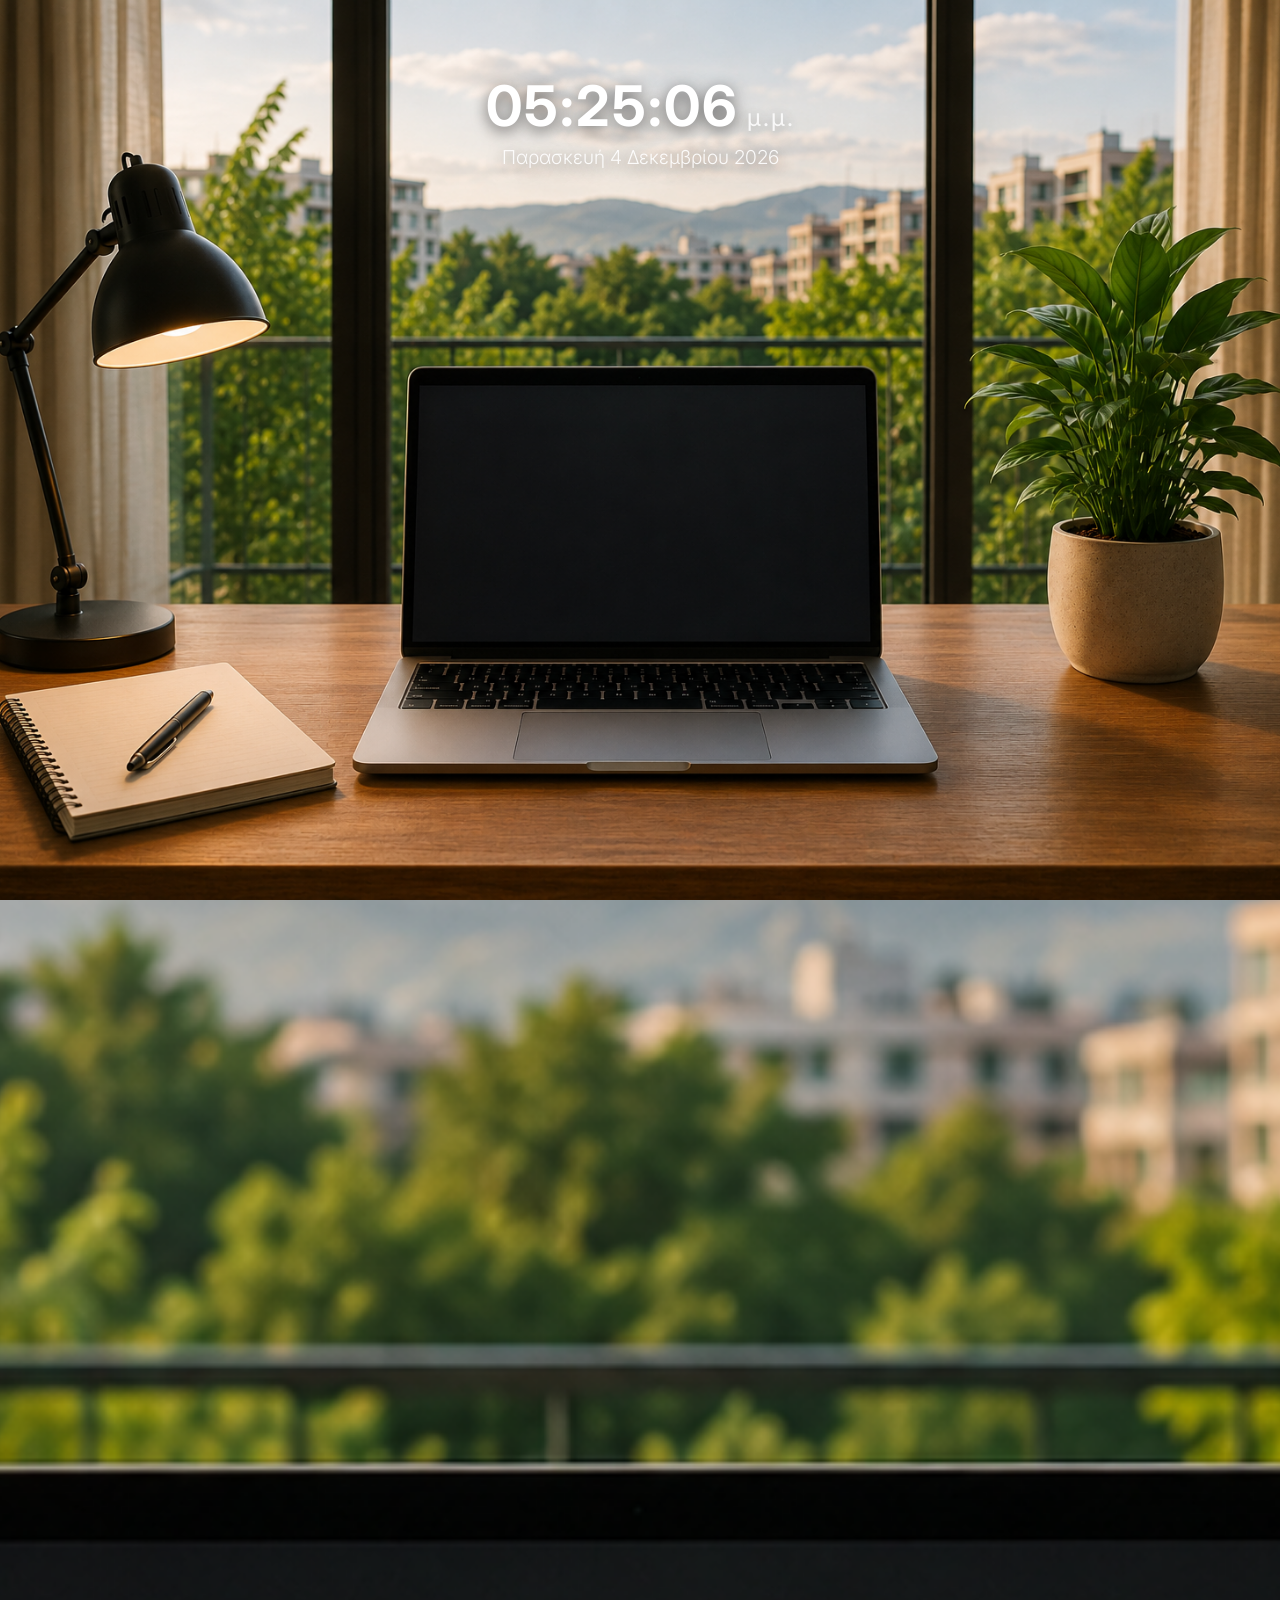
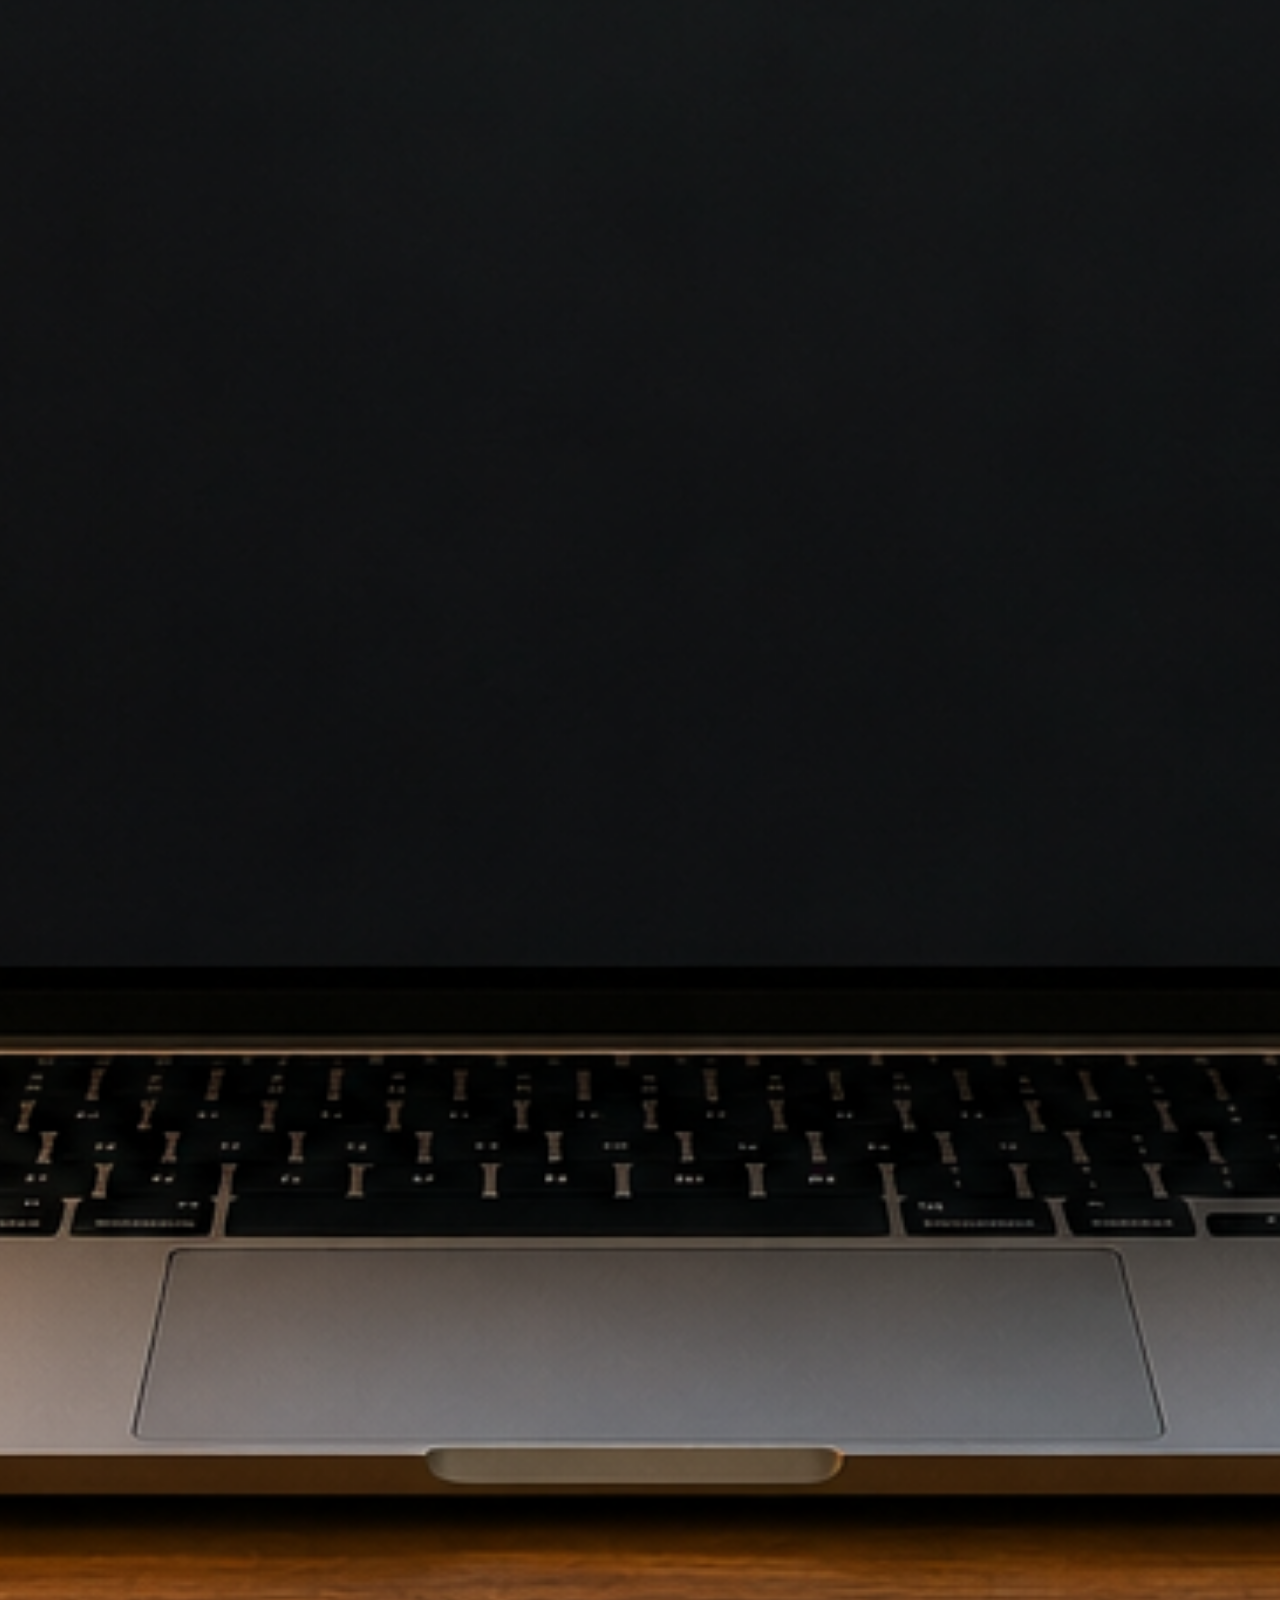
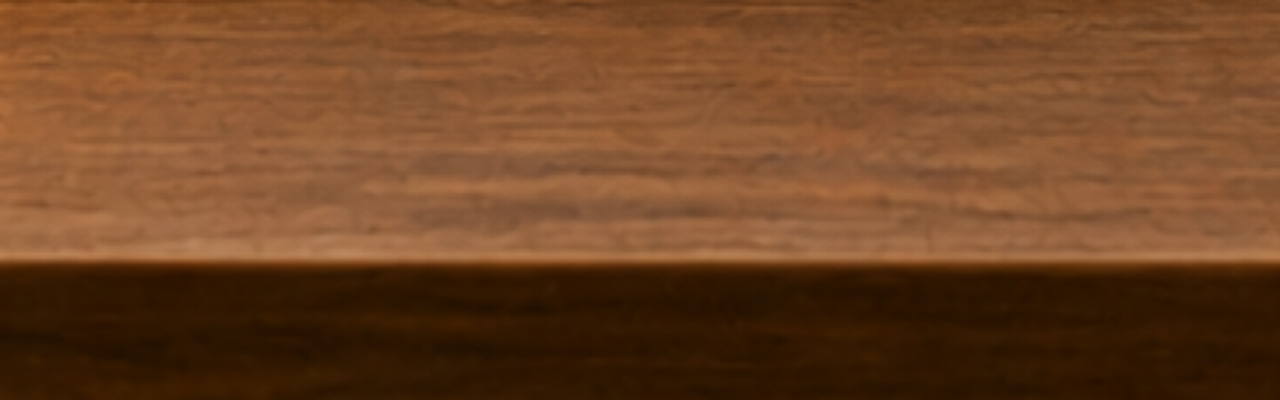
<file: index.html>
<!DOCTYPE html>
<html lang="el">
<head>
    <script async src="https://www.googletagmanager.com/gtag/js?id=G-H01YCWJQD2"></script>
    <script>
      window.dataLayer = window.dataLayer || [];
      function gtag(){dataLayer.push(arguments);}
      gtag('js', new Date());
      gtag('config', 'G-H01YCWJQD2');
    </script>
    
    <meta charset="UTF-8">
    <meta name="viewport" content="width=device-width, initial-scale=1.0">
    <title>Ilias Giakoumakis</title>
    
    <link href="https://fonts.googleapis.com/css2?family=Inter:wght@300;400;600;700&display=swap" rel="stylesheet">
    <link rel="stylesheet" href="https://cdnjs.cloudflare.com/ajax/libs/font-awesome/6.0.0/css/all.min.css">
    
    <link rel="stylesheet" href="style.css">

    <style>
        :root {
            --bg-body: #f1f5f9; --bg-card: #ffffff; --text-main: #1e293b; --text-sub: #64748b;
            --primary: #2563eb; --accent: #dbeafe;
            --icon-github: #24292e; --icon-linkedin: #0077b5; --icon-gmail: #ea4335;
        }

        [data-theme="dark"] {
            --bg-body: #0f172a; --bg-card: #1e293b; --text-main: #f1f5f9; --text-sub: #94a3b8;
            --primary: #38bdf8; --accent: #1e293b; --icon-github: #ffffff;
        }

        /* ΔΙΟΡΘΩΣΗ 1: Αφαιρέσαμε το flex από το body για να μην σπάει το animation */
        body { 
            font-family: 'Inter', sans-serif; 
            margin: 0; 
            padding: 0; 
            transition: all 0.3s ease; 
            color: var(--text-main);
        }

        /* ΔΙΟΡΘΩΣΗ 2: Ρυθμίσεις για να κρύβεται το laptop και να δουλεύει το scroll */
        .real-website {
            background-color: var(--bg-body) !important;
            overflow-y: auto !important;
        }

        /* ΔΙΟΡΘΩΣΗ 3: Το παλιό μου "body" flex layout μεταφέρθηκε εδώ για να κρατήσει τη δομή των καρτών */
        .portfolio-content {
            display: flex;
            flex-direction: column;
            align-items: center;
            padding: 20px 0;
            width: 100%;
            position: relative;
            z-index: 10; /* Πάνω από το κύμα */
        }

        .controls { position: fixed; top: 20px; right: 20px; display: flex; gap: 10px; z-index: 1000; }
        .control-btn { background: var(--bg-card); border: 1px solid var(--text-sub); color: var(--text-main); padding: 10px; border-radius: 50%; cursor: pointer; box-shadow: 0 4px 10px rgba(0,0,0,0.1); width: 45px; height: 45px; display: flex; justify-content: center; align-items: center; font-weight: bold; }

        .section { background: var(--bg-card); padding: 2rem; border-radius: 24px; box-shadow: 0 4px 20px rgba(0,0,0,0.05); max-width: 600px; width: 90%; margin-bottom: 2rem; }

        .hero { text-align: center; }
        .profile-img { width: 140px; height: 140px; border-radius: 50%; object-fit: cover; border: 5px solid var(--bg-body); box-shadow: 0 5px 15px rgba(0,0,0,0.1); }
        h1 { font-size: 1.8rem; margin: 1rem 0 0.2rem; }
        .subtitle { color: var(--primary); font-weight: 600; margin-bottom: 1.5rem; }

        .social-links { display: flex; justify-content: center; gap: 1.2rem; margin-top: 1rem; align-items: center; }
        .social-links a { font-size: 1.8rem; transition: transform 0.2s; text-decoration: none; display: flex; align-items: center; }
        .social-links a:hover { transform: translateY(-3px); }
        .fa-github { color: var(--icon-github); }
        .fa-linkedin { color: var(--icon-linkedin); }
        .fa-envelope { color: var(--icon-gmail); }
        
        .csd-custom-icon { width: 35px; height: 35px; object-fit: contain; }

        h2 { font-size: 1.3rem; border-left: 4px solid var(--primary); padding-left: 10px; margin-bottom: 1.5rem; }
        .list-item { display: flex; justify-content: space-between; align-items: center; padding: 15px; border-radius: 12px; border-bottom: 1px solid var(--accent); cursor: pointer; transition: background 0.2s; }
        .list-item:hover { background: var(--accent); }
        .tag { background: var(--primary); color: white; padding: 4px 12px; border-radius: 12px; font-size: 0.8rem; font-weight: 600; }

        .modal { display: none; position: fixed; z-index: 2000; left: 0; top: 0; width: 100%; height: 100%; background-color: rgba(0,0,0,0.6); backdrop-filter: blur(5px); }
        .modal-content { background-color: var(--bg-card); margin: 10% auto; padding: 2rem; border-radius: 24px; max-width: 500px; width: 85%; position: relative; animation: slideIn 0.3s; }
        @keyframes slideIn { from { transform: translateY(-30px); opacity: 0; } to { transform: translateY(0); opacity: 1; } }
        .close { position: absolute; right: 20px; top: 15px; font-size: 28px; cursor: pointer; color: var(--text-sub); }

        footer { margin: 2rem 0; font-size: 0.8rem; color: var(--text-sub); text-align: center; }
        
        #waveCanvas {
            position: fixed;
            top: 0;
            left: 0;
            width: 100%;
            height: 100%;
            z-index: 0; /* ΔΙΟΡΘΩΣΗ 4: Το κάναμε 0 για να φαίνεται πάνω από το background του site, αλλά κάτω από τις κάρτες */
            pointer-events: none; 
        }

        /* Glassmorphism εφέ στις κάρτες */
        .section {
            background: rgba(255, 255, 255, 0.6) !important;
            backdrop-filter: blur(15px) saturate(150%);
            -webkit-backdrop-filter: blur(15px) saturate(150%);
            border: 1px solid rgba(255, 255, 255, 0.4);
            box-shadow: 0 8px 32px 0 rgba(31, 38, 135, 0.07);
        }

        [data-theme="dark"] .section {
            background: rgba(15, 23, 42, 0.6) !important;
            border: 1px solid rgba(255, 255, 255, 0.05);
        }

        /* Εμφάνιση του Live Ρολογιού */
        .live-clock {
            position: absolute;
            top: 8%; /* Πόσο κάτω από την κορυφή θα είναι */
            left: 50%;
            transform: translateX(-50%);
            color: #ffffff;
            font-family: 'Inter', sans-serif;
            text-align: center;
            text-shadow: 0 4px 15px rgba(0,0,0,0.6); /* Έντονη σκιά για να διαβάζεται τέλεια πάνω στη φωτογραφία */
            z-index: 5; /* Να είναι κάτω από το τελικό site, για να κρυφτεί μόλις κάνεις scroll */
            pointer-events: none; /* Να μην εμποδίζει τα κλικ */
        }
        .live-clock .time {
            font-size: 3.5rem;
            font-weight: 700;
            letter-spacing: 2px;
            margin-bottom: 5px;
            display: flex; /* Μας βοηθάει να ευθυγραμμίσουμε τέλεια τα νούμερα με τα γράμματα */
            align-items: baseline; /* Κρατάει τα μικρά γράμματα στη βάση των αριθμών */
            justify-content: center;
        }
        
        /* ΑΥΤΟΣ ΕΙΝΑΙ Ο ΝΕΟΣ ΚΑΝΟΝΑΣ ΓΙΑ ΤΟ AM/PM */
        .live-clock .ampm {
            font-size: 1.5rem; /* Εδώ ρυθμίζω πόσο μικρά θα είναι τα γράμματα! */
            font-weight: 400;
            margin-left: 8px; /* Απόσταση από τους αριθμούς */
            opacity: 0.8; /* Τα κάνει ελαφρώς πιο αχνά για πιο μοντέρνο στιλ */
        }
        
        .live-clock .date {
            font-size: 1.2rem;
            font-weight: 300;
            text-transform: capitalize;
            color: rgba(255, 255, 255, 0.9);
        }
    </style>
</head>
<body>

    <div class="scroll-tunnel">
        <div class="camera-view">
            
            <div class="zoom-wrapper" id="zoom-target">
                <img src="ailaptop2.png" alt="Laptop in nature" class="background-img">
                <div id="live-clock" class="live-clock"></div>
            </div>

            <div class="real-website" id="actual-site">
                
                <canvas id="waveCanvas"></canvas>
                
                <div class="portfolio-content">
                    
                    <div class="controls">
                        <button class="control-btn" onclick="toggleLanguage()" id="langBtn">EN</button>
                        <button class="control-btn" onclick="toggleTheme()"><i id="theme-icon" class="fas fa-moon"></i></button>
                    </div>

                    <div class="section hero">
                        <img src="me.png" alt="Ilias" class="profile-img" onerror="this.src='https://ui-avatars.com/api/?name=Ilias+Giakoumakis&background=2563eb&color=fff&size=200'">
                        <h1 id="heroName">Ilias Giakoumakis</h1>
                        <div class="subtitle" id="heroSubtitle">Computer Science Undergraduate @ UOC</div>
            
                        <div class="social-links">
                            <a href="https://github.com/IliasGiakoumakis" target="_blank"><i class="fab fa-github"></i></a>
                            <a href="https://linkedin.com/in/ilias-giakoumakis-106580397/" target="_blank"><i class="fab fa-linkedin"></i></a>
                            <a href="https://mail.google.com/mail/?view=cm&fs=1&to=iliasggiakoumakis@gmail.com" target="_blank"><i class="fas fa-envelope"></i></a>
                            <a href="https://www.csd.uoc.gr/" target="_blank">
                                <img src="UOC-csd.png" alt="CSD" class="csd-custom-icon" onerror="this.style.display='none'">
                            </a>
                        </div>
                    </div>

                    <div class="section">
                        <h2 id="aboutTitle"><i class="fas fa-user"></i> About Me</h2>
                        <p id="aboutText"></p>
                    </div>

                    <div class="section">
                        <h2 id="coursesTitle"><i class="fas fa-graduation-cap"></i> Courses</h2>
                        <div id="coursesList"></div>
                    </div>

                    <div class="section">
                        <h2 id="certsTitle"><i class="fas fa-certificate"></i> Certifications</h2>
                        <div id="certsList"></div>
                    </div>

                    <footer><span id="footerText"></span></footer>
                </div> <div id="infoModal" class="modal">
                    <div class="modal-content">
                        <span class="close" onclick="closeModal()">&times;</span>
                        <h2 id="modalTitle">Title</h2>
                        <hr style="border: 0; border-top: 1px solid var(--accent); margin: 1rem 0;">
                        <p id="modalDescription">Description...</p>
                    </div>
                </div>

                <script>
                    let currentLang = 'el';

                    const content = {
                        el: {
                            name: "Ηλίας Γιακουμάκης",
                            subtitle: "Προπτυχιακός Φοιτητής Επιστήμης Υπολογιστών @ ΠΚ",
                            aboutTitle: "Σχετικά με μένα",
                            aboutText: "Γεια! Είμαι ο Ηλίας, φοιτητής του τμήματος Επιστήμης Υπολογιστών (CSD) του Πανεπιστημίου Κρήτης στο Ηράκλειο της Κρήτης. Είμαι ανοιχτός για νέα project και νέες συνεργασίες. Με συναρπάζει ο χώρος της κυβερνοασφάλειας και των δικτύων και είναι κάτι το οποίο το ερευνώ αρκετά τελευταία. :). Αυτήν την περίοδο τρέχω πολλά project με φίλους και γνωστούς μου και αυτό με έχει βοηθήσει να αναπτύξω τις προγραμματιστικές μου δεξιότητες ακόμα και μέσα σε ομάδες. Συνεχίζω ωστόσο να κυνηγάω και την κυβερνοασφάλεια μέσω της πανεπιστημιακής ομάδας 0xdeada1u5.",
                            coursesTitle: "Μαθήματα",
                            certsTitle: "Πιστοποιήσεις & Σεμινάρια",
                            footer: "© 2026 Ηλίας Γιακουμάκης • CSD UOC",
                            langBtn: "EN",
                            tagText: "Πληροφορίες",
                            courses: [
                                { title: 'HY-100:Εισαγωγή στην Επιστήμη των Υπολογιστών', desc: 'Tο μάθημα αποτελεί μια εισαγωγή στην Επιστήμη των Υπολογιστών. Συγκεκριμένα, το μάθημα πραγματεύεται τα εξής θέματα: <br><ul><li>Μελέτη απλών υπολογιστικών προβλημάτων, αλγορίθμων που τα λύνουν και ανάλυση των λύσεων.</li><li>Μελέτη δομημένου και συναρτησιακού προγραμματισμού σε γλώσσα C, και ανάπτυξη διαφόρων προγραμμάτων βασισμένων στους παραπάνω αλγόριθμους.</li><li>Εκμάθηση διάφορων τύπων δεδομένων, οργάνωσης και αποθήκευσής τους στη μνήμη, καθώς και τρόπων διαχείρισης της μνήμης από το πρόγραμμα.</li>' },
                                { title: 'ΗΥ-108:Αγγλικά Ι', desc: 'Διαχείριση μνήμης και OOP.' },
                                { title: 'ΗΥ-110:Απειροστικός Λογισμός Ι', desc: 'Διαφορικές εξισώσεις και υπολογισμός ολοκληρωμάτων.' },
                                { title: 'ΗΥ-112:Φυσική Ι', desc: 'Ανάλυση κινήσεων, δυνάμεων, ενέργειας και ηλεκτρικών πεδίων.' },
                                { title: 'HY-119:Γραμμική Άλγεβρα', desc: 'Υπολογισμός πινάκων και Απαλοιφή Gauss.' },
                                { title: 'ΗΥ-120:Ψηφιακή Σχεδίαση', desc: 'Δημιουργία κυκλωμάτων και ενός απλού υπολογιστή.' }
                            ],
                            certs: [
                                { title: 'InnovaCyBridge', desc: 'Σεμινάρια για την Κυβερνοασφάλεια.',
                                children: [{ title: 'Strategic Cyber Security and AI Governance', /*desc: 'Intro to AI'*/ },{ title: 'Human-centric Security and Organisational Resilience', /*desc: 'Prompt Engineering'*/ },{ title: 'Effective Security Operations and Infrastructure Defence'}]},
                                { title: 'Web Development Intro', desc: 'Βασικές γνώσεις HTML/CSS.' }
                            ]
                        },
                        en: {
                            name: "Ilias Giakoumakis",
                            subtitle: "Computer Science Undergraduate @ UOC",
                            aboutTitle: "About Me",
                            aboutText: "Hi! I am Ilias, a student of the Computer Science Department (CSD) of the University of Crete in Heraklion, Crete. I am open to new projects and new collaborations. I am fascinated by the field of cybersecurity and networks and it is something that I have been researching quite a bit lately. :). I am currently running many projects with friends and acquaintances and this has helped me develop my programming skills even within teams. However, I also continue to pursue cybersecurity through the university team 0xdeada1u5.",
                            coursesTitle: "Courses",
                            certsTitle: "Certifications & Seminars",
                            footer: "© 2026 Ilias Giakoumakis • CSD UOC",
                            langBtn: "GR",
                            tagText: "Info",
                            courses: [
                                { title: 'CS-100:Introduction to Computer Science', desc: 'Core principles and architecture. <br>Grade: 10' },
                                { title: 'CS-108:English I', desc: 'Memory management and OOP.' },
                                { title: 'CS-110:Calculus I', desc: 'Differential equations and integrals.' },
                                { title: 'CS-112:Physics I', desc: 'Analysis of motion, forces, energy and electric fields.' },
                                { title: 'CS-119:Linear Algebra', desc: 'Matrix calculation and Gauss elimination.' },
                                { title: 'CS-120:Digital Design', desc: 'Creating circuits and a simple computer.' }
                            ],
                            certs: [
                                { title: 'InnovaCyBridge', desc: 'Seminar on Cybersecurity.',
                                children: [{ title: 'Strategic Cyber Security and AI Governance', /*desc: 'Intro to AI'*/ },{ title: 'Human-centric Security and Organisational Resilience', /*desc: 'Prompt Engineering'*/ },{ title: 'Effective Security Operations and Infrastructure Defence'}]},
                                { title: 'Web Development Intro', desc: 'Basic HTML/CSS knowledge.' }
                            ]
                        }
                    };

                    function updateUI() {
                        const data = content[currentLang];
                        document.getElementById('heroName').innerText = data.name;
                        document.getElementById('heroSubtitle').innerText = data.subtitle;
                        document.getElementById('aboutTitle').innerHTML = `<i class="fas fa-user"></i> ${data.aboutTitle}`;
                        document.getElementById('aboutText').innerText = data.aboutText;
                        document.getElementById('coursesTitle').innerHTML = `<i class="fas fa-graduation-cap"></i> ${data.coursesTitle}`;
                        document.getElementById('certsTitle').innerHTML = `<i class="fas fa-certificate"></i> ${data.certsTitle}`;
                        document.getElementById('footerText').innerText = data.footer;
                        document.getElementById('langBtn').innerText = data.langBtn;

                        // Render Lists
                        renderList('coursesList', data.courses, data.tagText);
                        renderList('certsList', data.certs, data.tagText);
                    }

                    function renderList(elementId, items, tagText) {
                        const list = document.getElementById(elementId);
                        list.innerHTML = '';
                        items.forEach(item => {
                           const div = document.createElement('div');
                            div.className = 'list-item';
                            div.onclick = () => openModal(item.title, item.desc);
                            div.innerHTML = `<span>${item.title}</span><span class="tag">${tagText}</span>`;
                            list.appendChild(div);
                        });
                    }

                    function toggleLanguage() {
                        currentLang = currentLang === 'el' ? 'en' : 'el';
                        updateUI();
                        updateClock();
                    }

                    function openModal(title, desc) {
                        document.getElementById('modalTitle').innerText = title;
                        document.getElementById('modalDescription').innerHTML = desc;
                        document.getElementById('infoModal').style.display = "block";
                    }
                    function closeModal() { document.getElementById('infoModal').style.display = "none"; }
                    window.onclick = (e) => { if(e.target == document.getElementById('infoModal')) closeModal(); }

                    function toggleTheme() {
                        const body = document.body;
                        const icon = document.getElementById('theme-icon');
                        if (body.getAttribute('data-theme') === 'dark') {
                            body.removeAttribute('data-theme');
                            icon.classList.replace('fa-sun', 'fa-moon');
                        } else {
                            body.setAttribute('data-theme', 'dark');
                            icon.classList.replace('fa-moon', 'fa-sun');
                        }
                    }

                    updateUI();
                    
                    // Canvas Animation Logic
                    const canvas = document.getElementById('waveCanvas');
                    const ctx = canvas.getContext('2d');

                    let particles = [];
                    const particleCount = 60; // Πόσες στήλες τελειών
                    const spacing = 40; // Απόσταση μεταξύ τους

                    function init() {
                        canvas.width = window.innerWidth;
                        canvas.height = window.innerHeight;
                        particles = [];
                        for (let i = 0; i < particleCount; i++) {
                            particles.push({
                                x: (i * (canvas.width / particleCount)) + 50,
                                y: canvas.height / 2,
                                baseY: canvas.height * 0.75, // Θέση στον άξονα Υ
                                angle: i * 0.2
                            });
                        }
                    }

                    function draw() {
                        ctx.clearRect(0, 0, canvas.width, canvas.height);
    
                        const isDark = document.body.getAttribute('data-theme') === 'dark';
                        ctx.strokeStyle = isDark ? 'rgba(56, 189, 248, 0.3)' : 'rgba(37, 99, 235, 0.15)';
                        ctx.fillStyle = isDark ? 'rgba(56, 189, 248, 0.6)' : 'rgba(37, 99, 235, 0.4)';
                        ctx.lineWidth = 1;

                        ctx.beginPath();
                        for (let i = 0; i < particles.length; i++) {
                            let p = particles[i];
    
                            // Μαθηματική κίνηση με συνδυασμό Sin και Cos για φυσική ροή
                            p.y = p.baseY + Math.sin(p.angle) * 40 + Math.cos(p.angle * 0.5) * 20;
                            p.angle += 0.02; // Ταχύτητα κύματος

                            // Σχεδίαση της τελείας
                            ctx.beginPath();
                            ctx.arc(p.x, p.y, 2, 0, Math.PI * 2);
                            ctx.fill();

                            // Σύνδεση με την επόμενη τελεία (δημιουργία πλέγματος)
                            if (i > 0) {
                                ctx.beginPath();
                                ctx.moveTo(particles[i-1].x, particles[i-1].y);
                                ctx.lineTo(p.x, p.y);
                                ctx.stroke();
                            }
    
                            // Προσθήκη κάθετων γραμμών που "σβήνουν" προς τα κάτω
                            ctx.beginPath();
                            ctx.moveTo(p.x, p.y);
                            ctx.lineTo(p.x, p.y + 100);
                            const gradient = ctx.createLinearGradient(0, p.y, 0, p.y + 100);
                            gradient.addColorStop(0, isDark ? 'rgba(56, 189, 248, 0.2)' : 'rgba(37, 99, 235, 0.1)');
                            gradient.addColorStop(1, 'transparent');
                            ctx.strokeStyle = gradient;
                            ctx.stroke();
                        }
    
                        requestAnimationFrame(draw);
                    }

                    window.addEventListener('resize', init);
                    init();
                    draw();
                    // --- Μηχανισμός Live Ρολογιού ---
                    function updateClock() {
                        const now = new Date();
                        const langCode = currentLang === 'el' ? 'el-GR' : 'en-US';
                        
                        // Το hour12: true αναγκάζει το ρολόι να δείχνει ΠΑΝΤΑ AM/PM ή π.μ./μ.μ.
                        let timeStr = now.toLocaleTimeString(langCode, { 
                            hour: '2-digit', 
                            minute: '2-digit', 
                            second: '2-digit', 
                            hour12: true 
                        });
                        
                        // ΜΑΓΙΚΟ ΚΟΛΠΟ: Βρίσκει τα γράμματα (AM/PM ή π.μ./μ.μ.) και τα τυλίγει στον κώδικα <span class="ampm">
                        timeStr = timeStr.replace(/([a-zA-Zα-ωΑ-Ω\.]+)/, '<span class="ampm">$1</span>');
                        
                        const dateStr = now.toLocaleDateString(langCode, { 
                            weekday: 'long', 
                            day: 'numeric', 
                            month: 'long', 
                            year: 'numeric' 
                        });
                        
                        document.getElementById('live-clock').innerHTML = `
                            <div class="time">${timeStr}</div>
                            <div class="date">${dateStr}</div>
                        `;
                    }
                    
                    setInterval(updateClock, 1000); // Ανανέωση κάθε 1 δευτερόλεπτο
                    updateClock(); // Τρέξτο αμέσως μόλις φορτώσει η σελίδα
                </script>
            </div> 
        </div>
    </div>

    <script src="script.js"></script>
</body>
</html>
</file>
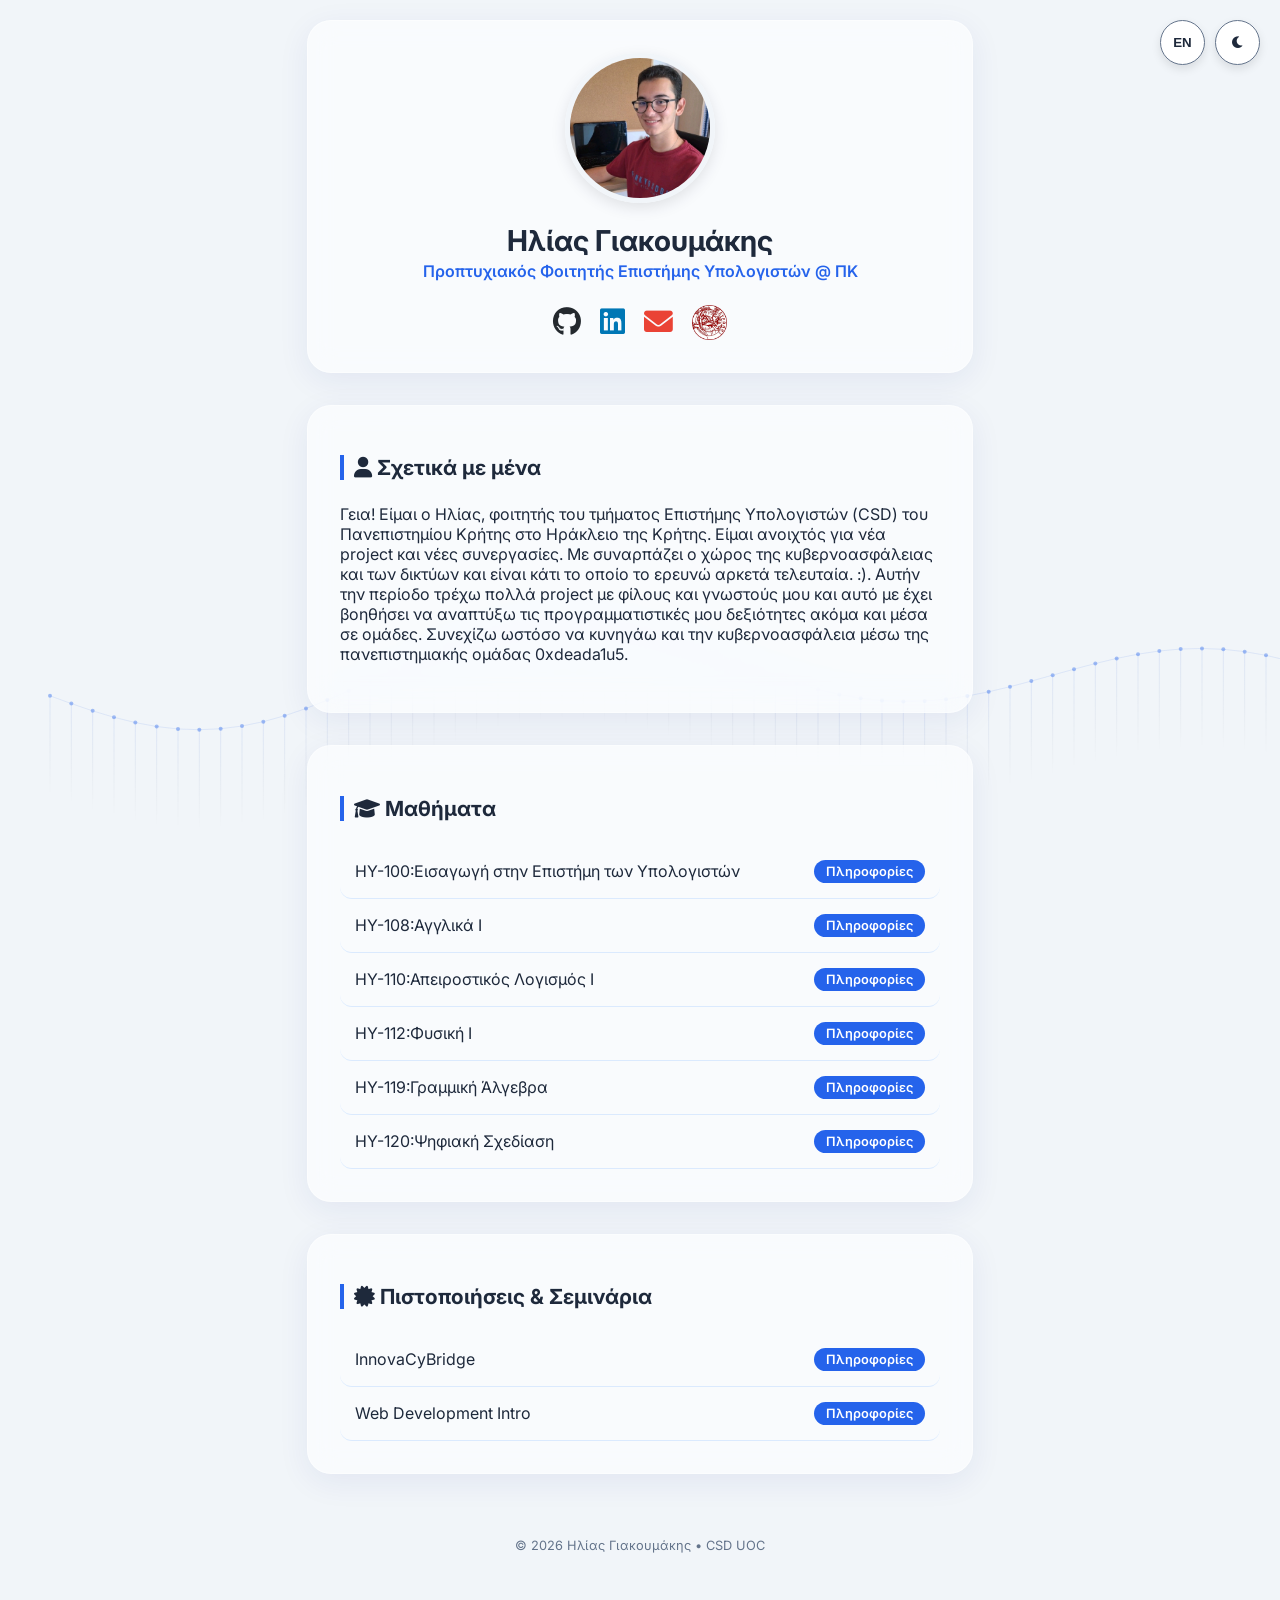
<file: index-test.html>
<!DOCTYPE html>
<html lang="el">
<head>
    <!-- Google tag (gtag.js) -->
    <script async src="https://www.googletagmanager.com/gtag/js?id=G-H01YCWJQD2"></script>
    <script>
      window.dataLayer = window.dataLayer || [];
      function gtag(){dataLayer.push(arguments);}
      gtag('js', new Date());
    
      gtag('config', 'G-H01YCWJQD2');
    </script>

    <meta charset="UTF-8">
    <meta name="viewport" content="width=device-width, initial-scale=1.0">
    <title>Ilias Giakoumakis</title>
    <link href="https://fonts.googleapis.com/css2?family=Inter:wght@300;400;600;700&display=swap" rel="stylesheet">
    <link rel="stylesheet" href="https://cdnjs.cloudflare.com/ajax/libs/font-awesome/6.0.0/css/all.min.css">
    
    <style>
        :root {
            --bg-body: #f1f5f9; --bg-card: #ffffff; --text-main: #1e293b; --text-sub: #64748b;
            --primary: #2563eb; --accent: #dbeafe;
            --icon-github: #24292e; --icon-linkedin: #0077b5; --icon-gmail: #ea4335;
        }

        [data-theme="dark"] {
            --bg-body: #0f172a; --bg-card: #1e293b; --text-main: #f1f5f9; --text-sub: #94a3b8;
            --primary: #38bdf8; --accent: #1e293b; --icon-github: #ffffff;
        }

        body { font-family: 'Inter', sans-serif; background-color: var(--bg-body); color: var(--text-main); margin: 0; padding: 20px 0; transition: all 0.3s ease; display: flex; flex-direction: column; align-items: center; }

        .controls { position: fixed; top: 20px; right: 20px; display: flex; gap: 10px; z-index: 1000; }
        .control-btn { background: var(--bg-card); border: 1px solid var(--text-sub); color: var(--text-main); padding: 10px; border-radius: 50%; cursor: pointer; box-shadow: 0 4px 10px rgba(0,0,0,0.1); width: 45px; height: 45px; display: flex; justify-content: center; align-items: center; font-weight: bold; }

        .section { background: var(--bg-card); padding: 2rem; border-radius: 24px; box-shadow: 0 4px 20px rgba(0,0,0,0.05); max-width: 600px; width: 90%; margin-bottom: 2rem; }

        .hero { text-align: center; }
        .profile-img { width: 140px; height: 140px; border-radius: 50%; object-fit: cover; border: 5px solid var(--bg-body); box-shadow: 0 5px 15px rgba(0,0,0,0.1); }
        h1 { font-size: 1.8rem; margin: 1rem 0 0.2rem; }
        .subtitle { color: var(--primary); font-weight: 600; margin-bottom: 1.5rem; }

        .social-links { display: flex; justify-content: center; gap: 1.2rem; margin-top: 1rem; align-items: center; }
        .social-links a { font-size: 1.8rem; transition: transform 0.2s; text-decoration: none; display: flex; align-items: center; }
        .social-links a:hover { transform: translateY(-3px); }
        .fa-github { color: var(--icon-github); }
        .fa-linkedin { color: var(--icon-linkedin); }
        .fa-envelope { color: var(--icon-gmail); }
        
        /* Το δικό μου εικονίδιο CSD */
        .csd-custom-icon { width: 35px; height: 35px; object-fit: contain; }

        h2 { font-size: 1.3rem; border-left: 4px solid var(--primary); padding-left: 10px; margin-bottom: 1.5rem; }
        .list-item { display: flex; justify-content: space-between; align-items: center; padding: 15px; border-radius: 12px; border-bottom: 1px solid var(--accent); cursor: pointer; transition: background 0.2s; }
        .list-item:hover { background: var(--accent); }
        .tag { background: var(--primary); color: white; padding: 4px 12px; border-radius: 12px; font-size: 0.8rem; font-weight: 600; }

        .modal { display: none; position: fixed; z-index: 2000; left: 0; top: 0; width: 100%; height: 100%; background-color: rgba(0,0,0,0.6); backdrop-filter: blur(5px); }
        .modal-content { background-color: var(--bg-card); margin: 10% auto; padding: 2rem; border-radius: 24px; max-width: 500px; width: 85%; position: relative; animation: slideIn 0.3s; }
        @keyframes slideIn { from { transform: translateY(-30px); opacity: 0; } to { transform: translateY(0); opacity: 1; } }
        .close { position: absolute; right: 20px; top: 15px; font-size: 28px; cursor: pointer; color: var(--text-sub); }

        footer { margin: 2rem 0; font-size: 0.8rem; color: var(--text-sub); text-align: center; }
        #waveCanvas {
            position: fixed;
            top: 0;
            left: 0;
            width: 100%;
            height: 100%;
            z-index: -1; /* Για να είναι πίσω από τις κάρτες */
            pointer-events: none; /* Για να μπορώ να πατάω τα κουμπιά */
        }

        /* Glassmorphism εφέ στις κάρτες για να φαίνεται το κύμα από πίσω */
        .section {
            background: rgba(255, 255, 255, 0.6) !important;
            backdrop-filter: blur(15px) saturate(150%);
            -webkit-backdrop-filter: blur(15px) saturate(150%);
            border: 1px solid rgba(255, 255, 255, 0.4);
            box-shadow: 0 8px 32px 0 rgba(31, 38, 135, 0.07);
        }

        [data-theme="dark"] .section {
            background: rgba(15, 23, 42, 0.6) !important;
            border: 1px solid rgba(255, 255, 255, 0.05);
        }
    </style>
</head>
<body>
    <canvas id="waveCanvas"></canvas>
    <div class="controls">
        <button class="control-btn" onclick="toggleLanguage()" id="langBtn">EN</button>
        <button class="control-btn" onclick="toggleTheme()"><i id="theme-icon" class="fas fa-moon"></i></button>
    </div>

    <div class="section hero">
        <img src="me.png" alt="Ilias" class="profile-img" onerror="this.src='https://ui-avatars.com/api/?name=Ilias+Giakoumakis&background=2563eb&color=fff&size=200'">
        <h1 id="heroName">Ilias Giakoumakis</h1>
        <div class="subtitle" id="heroSubtitle">Computer Science Undergraduate @ UOC</div>
        
        <div class="social-links">
            <a href="https://github.com/IliasGiakoumakis" target="_blank"><i class="fab fa-github"></i></a>
            <a href="https://linkedin.com/in/ilias-giakoumakis-106580397/" target="_blank"><i class="fab fa-linkedin"></i></a>
            <a href="https://mail.google.com/mail/?view=cm&fs=1&to=iliasggiakoumakis@gmail.com" target="_blank"><i class="fas fa-envelope"></i></a>
            <a href="https://www.csd.uoc.gr/" target="_blank">
                <img src="UOC-csd.png" alt="CSD" class="csd-custom-icon" onerror="this.style.display='none'">
            </a>
        </div>
    </div>

    <div class="section">
        <h2 id="aboutTitle"><i class="fas fa-user"></i> About Me</h2>
        <p id="aboutText"></p>
    </div>

    <div class="section">
        <h2 id="coursesTitle"><i class="fas fa-graduation-cap"></i> Courses</h2>
        <div id="coursesList"></div>
    </div>

    <div class="section">
        <h2 id="certsTitle"><i class="fas fa-certificate"></i> Certifications</h2>
        <div id="certsList"></div>
    </div>

    <div id="infoModal" class="modal">
        <div class="modal-content">
            <span class="close" onclick="closeModal()">&times;</span>
            <h2 id="modalTitle">Title</h2>
            <hr style="border: 0; border-top: 1px solid var(--accent); margin: 1rem 0;">
            <p id="modalDescription">Description...</p>
        </div>
    </div>

    <footer><span id="footerText"></span></footer>

    <script>
        let currentLang = 'el';

        const content = {
            el: {
                name: "Ηλίας Γιακουμάκης",
                subtitle: "Προπτυχιακός Φοιτητής Επιστήμης Υπολογιστών @ ΠΚ",
                aboutTitle: "Σχετικά με μένα",
                aboutText: "Γεια! Είμαι ο Ηλίας, φοιτητής του τμήματος Επιστήμης Υπολογιστών (CSD) του Πανεπιστημίου Κρήτης στο Ηράκλειο της Κρήτης. Είμαι ανοιχτός για νέα project και νέες συνεργασίες. Με συναρπάζει ο χώρος της κυβερνοασφάλειας και των δικτύων και είναι κάτι το οποίο το ερευνώ αρκετά τελευταία. :). Αυτήν την περίοδο τρέχω πολλά project με φίλους και γνωστούς μου και αυτό με έχει βοηθήσει να αναπτύξω τις προγραμματιστικές μου δεξιότητες ακόμα και μέσα σε ομάδες. Συνεχίζω ωστόσο να κυνηγάω και την κυβερνοασφάλεια μέσω της πανεπιστημιακής ομάδας 0xdeada1u5.",
                coursesTitle: "Μαθήματα",
                certsTitle: "Πιστοποιήσεις & Σεμινάρια",
                footer: "© 2026 Ηλίας Γιακουμάκης • CSD UOC",
                langBtn: "EN",
                tagText: "Πληροφορίες",
                courses: [
                    { title: 'HY-100:Εισαγωγή στην Επιστήμη των Υπολογιστών', desc: 'Tο μάθημα αποτελεί μια εισαγωγή στην Επιστήμη των Υπολογιστών. Συγκεκριμένα, το μάθημα πραγματεύεται τα εξής θέματα: <br><ul><li>Μελέτη απλών υπολογιστικών προβλημάτων, αλγορίθμων που τα λύνουν και ανάλυση των λύσεων.</li><li>Μελέτη δομημένου και συναρτησιακού προγραμματισμού σε γλώσσα C, και ανάπτυξη διαφόρων προγραμμάτων βασισμένων στους παραπάνω αλγόριθμους.</li><li>Εκμάθηση διάφορων τύπων δεδομένων, οργάνωσης και αποθήκευσής τους στη μνήμη, καθώς και τρόπων διαχείρισης της μνήμης από το πρόγραμμα.</li>' },
                    { title: 'ΗΥ-108:Αγγλικά Ι', desc: 'Διαχείριση μνήμης και OOP.' },
                    { title: 'ΗΥ-110:Απειροστικός Λογισμός Ι', desc: 'Διαφορικές εξισώσεις και υπολογισμός ολοκληρωμάτων.' },
                    { title: 'ΗΥ-112:Φυσική Ι', desc: 'Ανάλυση κινήσεων, δυνάμεων, ενέργειας και ηλεκτρικών πεδίων.' },
                    { title: 'HY-119:Γραμμική Άλγεβρα', desc: 'Υπολογισμός πινάκων και Απαλοιφή Gauss.' },
                    { title: 'ΗΥ-120:Ψηφιακή Σχεδίαση', desc: 'Δημιουργία κυκλωμάτων και ενός απλού υπολογιστή.' }
                ],
                certs: [
                    { title: 'InnovaCyBridge', desc: 'Σεμινάρια για την Κυβερνοασφάλεια.',
                    children: [{ title: 'Strategic Cyber Security and AI Governance', /*desc: 'Intro to AI'*/ },{ title: 'Human-centric Security and Organisational Resilience', /*desc: 'Prompt Engineering'*/ },{ title: 'Effective Security Operations and Infrastructure Defence'}]},
                    { title: 'Web Development Intro', desc: 'Βασικές γνώσεις HTML/CSS.' }
                ]
            },
            en: {
                name: "Ilias Giakoumakis",
                subtitle: "Computer Science Undergraduate @ UOC",
                aboutTitle: "About Me",
                aboutText: "Hi! I am Ilias, a student of the Computer Science Department (CSD) of the University of Crete in Heraklion, Crete. I am open to new projects and new collaborations. I am fascinated by the field of cybersecurity and networks and it is something that I have been researching quite a bit lately. :). I am currently running many projects with friends and acquaintances and this has helped me develop my programming skills even within teams. However, I also continue to pursue cybersecurity through the university team 0xdeada1u5.",
                coursesTitle: "Courses",
                certsTitle: "Certifications & Seminars",
                footer: "© 2026 Ilias Giakoumakis • CSD UOC",
                langBtn: "GR",
                tagText: "Info",
                courses: [
                    { title: 'CS-100:Introduction to Computer Science', desc: 'Core principles and architecture. <br>Grade: 10' },
                    { title: 'CS-108:English I', desc: 'Memory management and OOP.' },
                    { title: 'CS-110:Calculus I', desc: 'Differential equations and integrals.' },
                    { title: 'CS-112:Physics I', desc: 'Analysis of motion, forces, energy and electric fields.' },
                    { title: 'CS-119:Linear Algebra', desc: 'Matrix calculation and Gauss elimination.' },
                    { title: 'CS-120:Digital Design', desc: 'Creating circuits and a simple computer.' }
                ],
                certs: [
                    { title: 'InnovaCyBridge', desc: 'Seminar on Cybersecurity.',
                    children: [{ title: 'Strategic Cyber Security and AI Governance', /*desc: 'Intro to AI'*/ },{ title: 'Human-centric Security and Organisational Resilience', /*desc: 'Prompt Engineering'*/ },{ title: 'Effective Security Operations and Infrastructure Defence'}]},
                    { title: 'Web Development Intro', desc: 'Basic HTML/CSS knowledge.' }
                ]
            }
        };

        function updateUI() {
            const data = content[currentLang];
            document.getElementById('heroName').innerText = data.name;
            document.getElementById('heroSubtitle').innerText = data.subtitle;
            document.getElementById('aboutTitle').innerHTML = `<i class="fas fa-user"></i> ${data.aboutTitle}`;
            document.getElementById('aboutText').innerText = data.aboutText;
            document.getElementById('coursesTitle').innerHTML = `<i class="fas fa-graduation-cap"></i> ${data.coursesTitle}`;
            document.getElementById('certsTitle').innerHTML = `<i class="fas fa-certificate"></i> ${data.certsTitle}`;
            document.getElementById('footerText').innerText = data.footer;
            document.getElementById('langBtn').innerText = data.langBtn;

            // Render Lists
            renderList('coursesList', data.courses, data.tagText);
            renderList('certsList', data.certs, data.tagText);
        }

        function renderList(elementId, items, tagText) {
            const list = document.getElementById(elementId);
            list.innerHTML = '';
            items.forEach(item => {
                const div = document.createElement('div');
                div.className = 'list-item';
                div.onclick = () => openModal(item.title, item.desc);
                div.innerHTML = `<span>${item.title}</span><span class="tag">${tagText}</span>`;
                list.appendChild(div);
            });
        }

        function toggleLanguage() {
            currentLang = currentLang === 'el' ? 'en' : 'el';
            updateUI();
        }

        function openModal(title, desc) {
            document.getElementById('modalTitle').innerText = title;
            document.getElementById('modalDescription').innerHTML = desc;
            document.getElementById('infoModal').style.display = "block";
        }
        function closeModal() { document.getElementById('infoModal').style.display = "none"; }
        window.onclick = (e) => { if(e.target == document.getElementById('infoModal')) closeModal(); }

        function toggleTheme() {
            const body = document.body;
            const icon = document.getElementById('theme-icon');
            if (body.getAttribute('data-theme') === 'dark') {
                body.removeAttribute('data-theme');
                icon.classList.replace('fa-sun', 'fa-moon');
            } else {
                body.setAttribute('data-theme', 'dark');
                icon.classList.replace('fa-moon', 'fa-sun');
            }
        }

        updateUI();
        const canvas = document.getElementById('waveCanvas');
        const ctx = canvas.getContext('2d');

        let particles = [];
        const particleCount = 60; // Πόσες στήλες τελειών
        const spacing = 40; // Απόσταση μεταξύ τους

        function init() {
            canvas.width = window.innerWidth;
            canvas.height = window.innerHeight;
            particles = [];
            for (let i = 0; i < particleCount; i++) {
                particles.push({
                    x: (i * (canvas.width / particleCount)) + 50,
                    y: canvas.height / 2,
                    baseY: canvas.height * 0.75, // Θέση στον άξονα Υ
                    angle: i * 0.2
                });
            }
        }

        function draw() {
            ctx.clearRect(0, 0, canvas.width, canvas.height);
    
            const isDark = document.body.getAttribute('data-theme') === 'dark';
            ctx.strokeStyle = isDark ? 'rgba(56, 189, 248, 0.3)' : 'rgba(37, 99, 235, 0.15)';
            ctx.fillStyle = isDark ? 'rgba(56, 189, 248, 0.6)' : 'rgba(37, 99, 235, 0.4)';
            ctx.lineWidth = 1;

            ctx.beginPath();
            for (let i = 0; i < particles.length; i++) {
                let p = particles[i];
        
                // Μαθηματική κίνηση με συνδυασμό Sin και Cos για φυσική ροή
                p.y = p.baseY + Math.sin(p.angle) * 40 + Math.cos(p.angle * 0.5) * 20;
                p.angle += 0.02; // Ταχύτητα κύματος

                // Σχεδίαση της τελείας
                ctx.beginPath();
                ctx.arc(p.x, p.y, 2, 0, Math.PI * 2);
                ctx.fill();

                // Σύνδεση με την επόμενη τελεία (δημιουργία πλέγματος)
                if (i > 0) {
                    ctx.beginPath();
                    ctx.moveTo(particles[i-1].x, particles[i-1].y);
                    ctx.lineTo(p.x, p.y);
                    ctx.stroke();
                }
        
                // Προσθήκη κάθετων γραμμών που "σβήνουν" προς τα κάτω
                ctx.beginPath();
                ctx.moveTo(p.x, p.y);
                ctx.lineTo(p.x, p.y + 100);
                const gradient = ctx.createLinearGradient(0, p.y, 0, p.y + 100);
                gradient.addColorStop(0, isDark ? 'rgba(56, 189, 248, 0.2)' : 'rgba(37, 99, 235, 0.1)');
                gradient.addColorStop(1, 'transparent');
                ctx.strokeStyle = gradient;
                ctx.stroke();
            }
    
            requestAnimationFrame(draw);
        }

        window.addEventListener('resize', init);
        init();
        draw();
    </script>
</body>
</html>
</file>
<file: style.css>
/* Μηδενίζουμε τα περιθώρια */
body, html {
    margin: 0;
    padding: 0;
    background-image: url('ailaptop2.png'); /* Το όνομα της δικής μου εικόνας */
    background-size: cover; /* Τεντώνει την εικόνα για να γεμίσει όλη την οθόνη ιδανικά */
    background-position: center; /* Κεντράρει την εικόνα */
    background-repeat: no-repeat; /* Δεν την αφήνει να επαναλαμβάνεται σαν πλακάκι */
}

/* Το τούνελ: Κάνουμε τη σελίδα πολύ ψηλή (4 φορές το ύψος της οθόνης) 
   για να έχουμε χρόνο να κάνουμε ωραίο και αργό scroll */
.scroll-tunnel {
    height: 400vh; 
}

/* Η κάμερα: Μένει καρφωμένη στην οθόνη */
.camera-view {
    position: sticky;
    top: 0;
    width: 100%;
    height: 100vh;
    overflow: hidden; /* Κρύβει ό,τι βγαίνει έξω από την οθόνη στο zoom */
}

/* Το κουτί που περιέχει τη φωτογραφία και θα ζουμάρει */
.zoom-wrapper {
    width: 100%;
    height: 100%;
    
    transform-origin: 50% 55%; 
    
    will-change: transform; /* Βοηθάει το animation να μην κολλάει */
}

.background-img {
    width: 100%;
    height: 100%;
    object-fit: cover; /* Η εικόνα γεμίζει όλη την οθόνη χωρίς να παραμορφώνεται */
    object-position: center 70%; /* Το 20% σπρώχνει την ορατή περιοχή προς τα πάνω */
}

/* Το πραγματικό site που θα εμφανιστεί στο τέλος */
.real-website {
    position: absolute;
    top: 0;
    left: 0;
    width: 100%;
    height: 100%;
    background-color: #ffffff; /* Το φόντο του site σου */
    opacity: 0; /* Ξεκινάει 100% αόρατο */
    pointer-events: none; /* Δεν δέχεται κλικ όσο είναι αόρατο */
    z-index: 10;

    overflow-y: auto;
}
</file>
